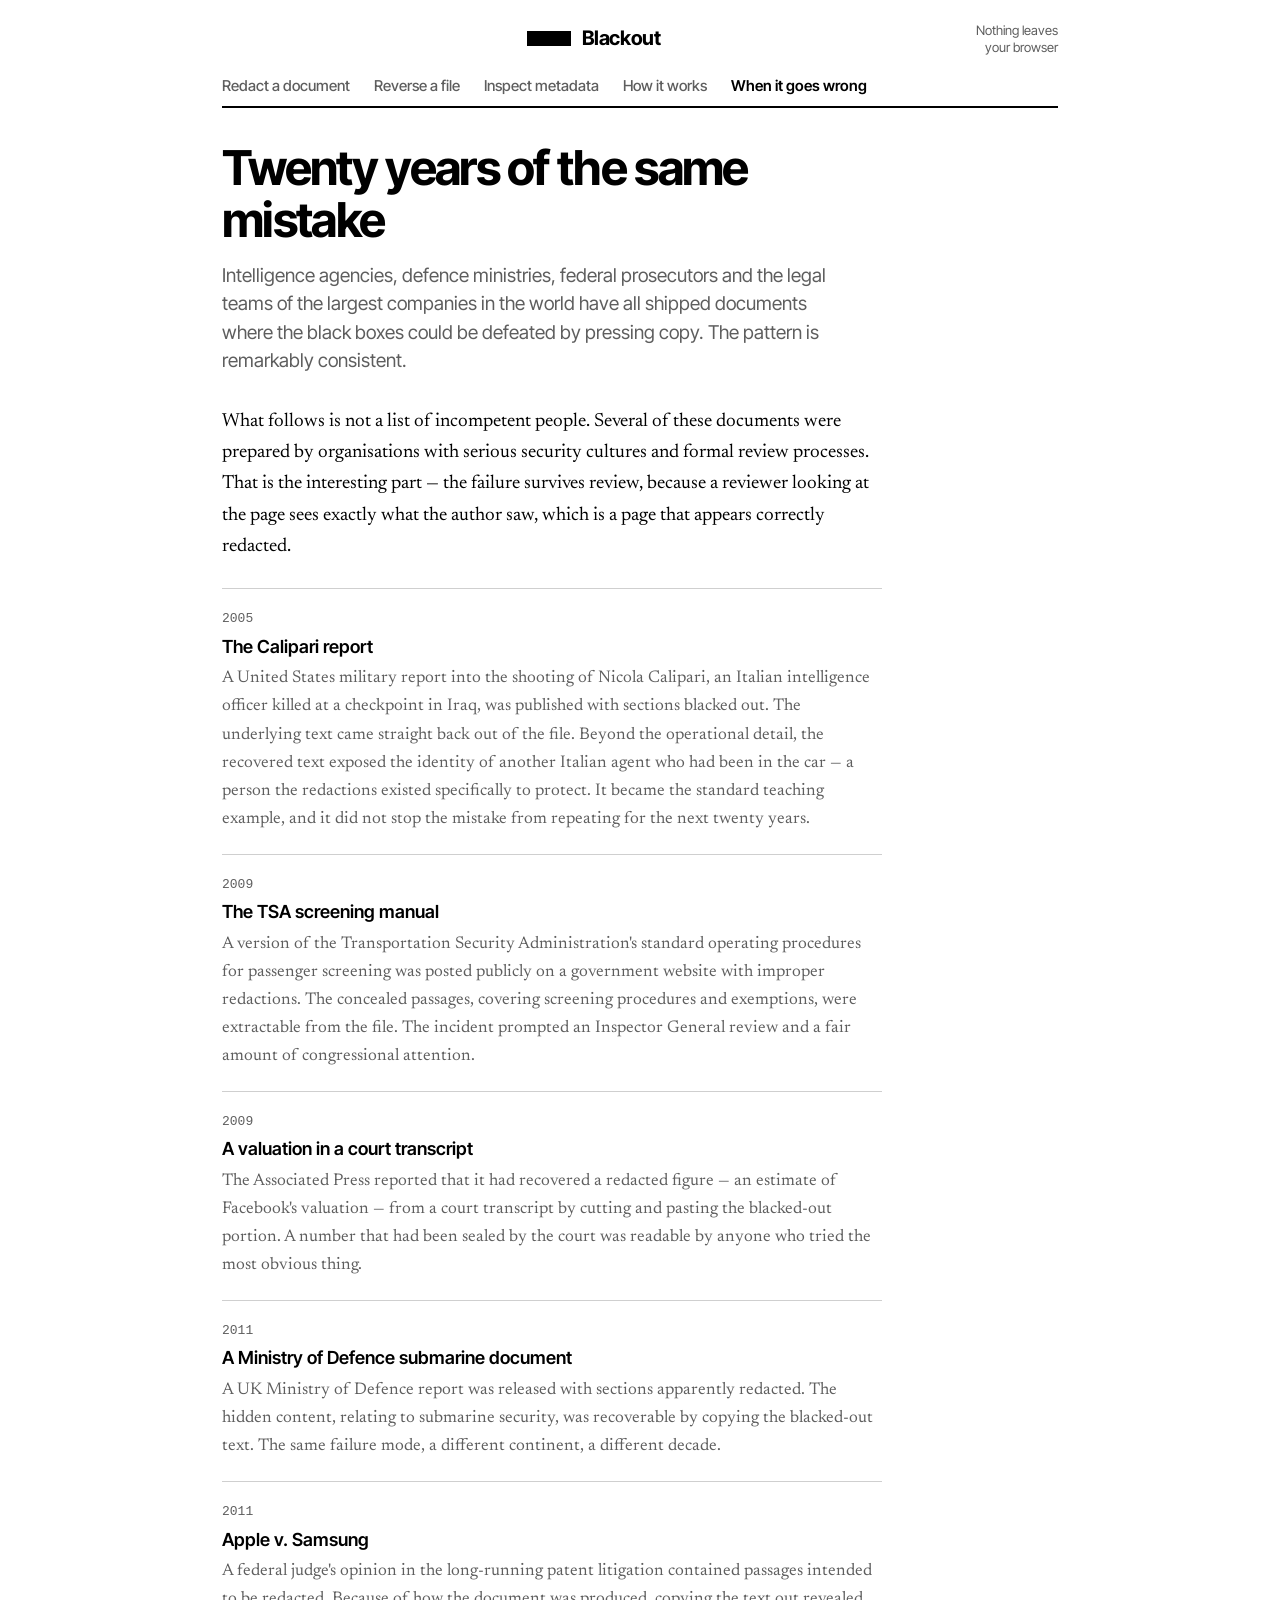
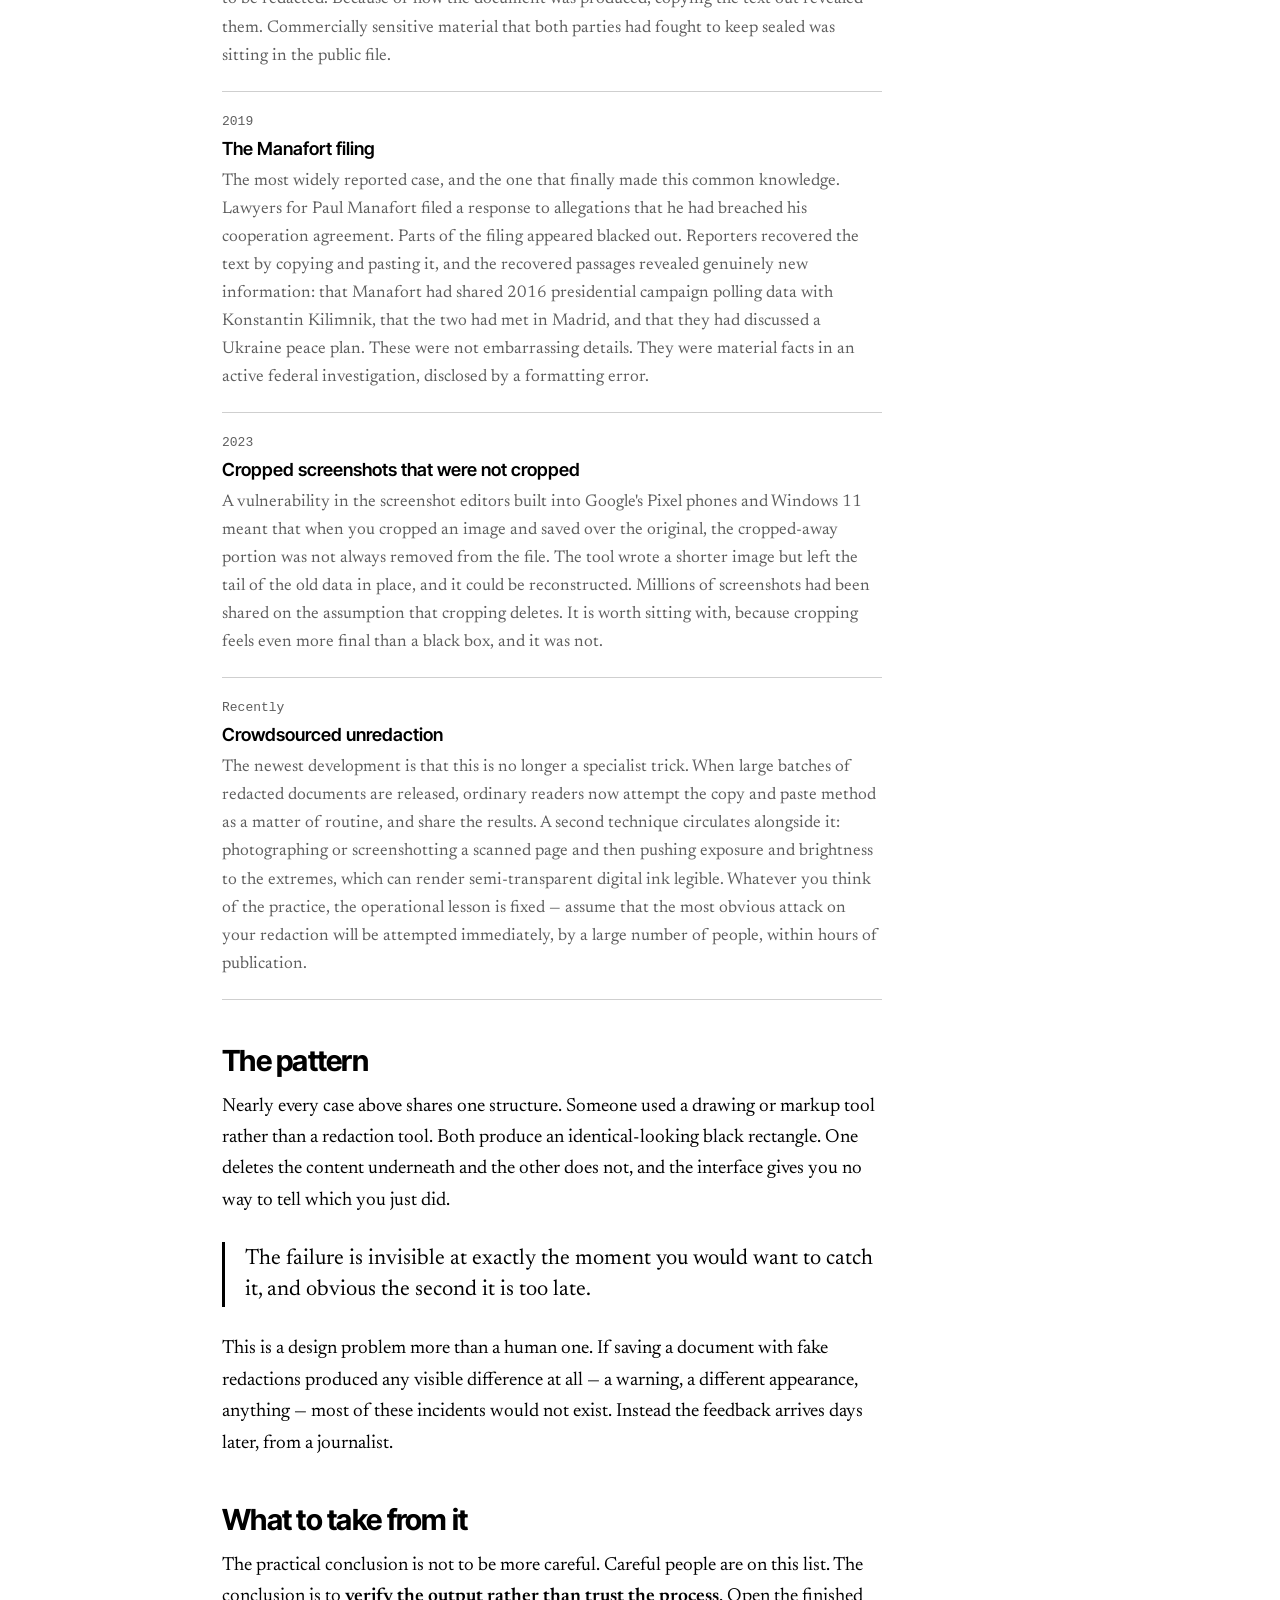
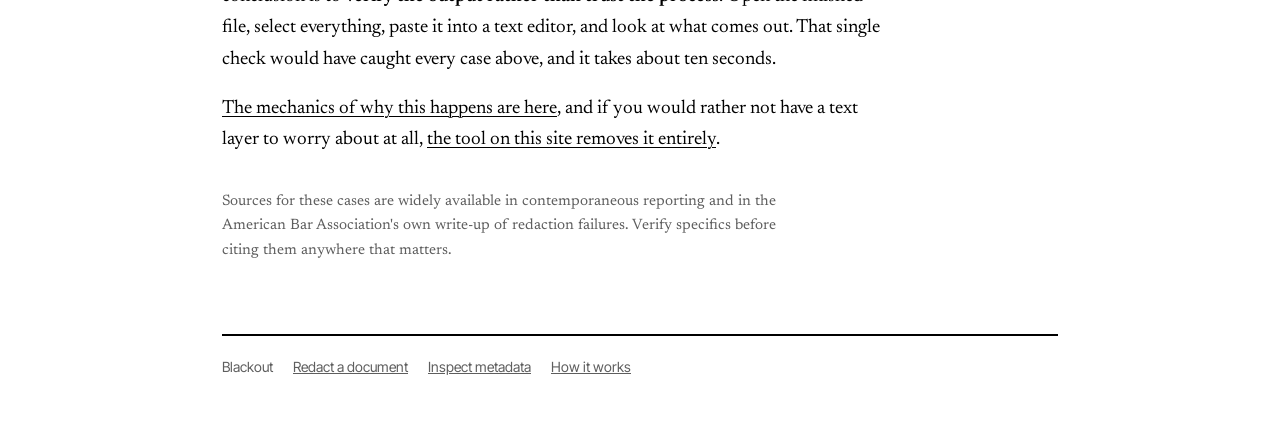
<file: history.html>
<!DOCTYPE html>
<html lang="en">
<head>
<meta charset="utf-8">
<meta name="viewport" content="width=device-width, initial-scale=1">
<title>Twenty years of redaction failures — Blackout</title>
<meta name="description" content="Court filings, defence reports and screening manuals where black boxes were defeated by copy and paste. What went wrong each time, and the pattern that connects them.">
<link rel="icon" href="favicon.svg" type="image/svg+xml">
<link rel="preconnect" href="https://fonts.googleapis.com">
<link rel="preconnect" href="https://fonts.gstatic.com" crossorigin>
<link href="https://fonts.googleapis.com/css2?family=Inter+Tight:wght@400;500;600;700&family=Newsreader:opsz,wght@6..72,400;6..72,500&display=swap" rel="stylesheet">
<link rel="stylesheet" href="style.css">
</head>
<body>
<div class="wrap">

  <header class="masthead">
    <a class="brand" href="index.html">
      <span class="bar" aria-hidden="true"></span>
      <b>Blackout</b>
      <span>Nothing leaves<br>your browser</span>
    </a>
    <nav>
      <a href="index.html">Redact a document</a>
      <a href="unlock.html">Reverse a file</a>
      <a href="metadata.html">Inspect metadata</a>
      <a href="how-it-works.html">How it works</a>
      <a href="history.html" aria-current="page">When it goes wrong</a>
    </nav>
  </header>

  <h1>Twenty years of the same mistake</h1>
  <p class="standfirst">Intelligence agencies, defence ministries, federal prosecutors and the legal teams of the largest companies in the world have all shipped documents where the black boxes could be defeated by pressing copy. The pattern is remarkably consistent.</p>

  <article>

    <p>What follows is not a list of incompetent people. Several of these documents were prepared by organisations with serious security cultures and formal review processes. That is the interesting part — the failure survives review, because a reviewer looking at the page sees exactly what the author saw, which is a page that appears correctly redacted.</p>

    <ul class="caselist">

      <li>
        <span class="year">2005</span>
        <span class="case">The Calipari report</span>
        <p>A United States military report into the shooting of Nicola Calipari, an Italian intelligence officer killed at a checkpoint in Iraq, was published with sections blacked out. The underlying text came straight back out of the file. Beyond the operational detail, the recovered text exposed the identity of another Italian agent who had been in the car — a person the redactions existed specifically to protect. It became the standard teaching example, and it did not stop the mistake from repeating for the next twenty years.</p>
      </li>

      <li>
        <span class="year">2009</span>
        <span class="case">The TSA screening manual</span>
        <p>A version of the Transportation Security Administration's standard operating procedures for passenger screening was posted publicly on a government website with improper redactions. The concealed passages, covering screening procedures and exemptions, were extractable from the file. The incident prompted an Inspector General review and a fair amount of congressional attention.</p>
      </li>

      <li>
        <span class="year">2009</span>
        <span class="case">A valuation in a court transcript</span>
        <p>The Associated Press reported that it had recovered a redacted figure — an estimate of Facebook's valuation — from a court transcript by cutting and pasting the blacked-out portion. A number that had been sealed by the court was readable by anyone who tried the most obvious thing.</p>
      </li>

      <li>
        <span class="year">2011</span>
        <span class="case">A Ministry of Defence submarine document</span>
        <p>A UK Ministry of Defence report was released with sections apparently redacted. The hidden content, relating to submarine security, was recoverable by copying the blacked-out text. The same failure mode, a different continent, a different decade.</p>
      </li>

      <li>
        <span class="year">2011</span>
        <span class="case">Apple v. Samsung</span>
        <p>A federal judge's opinion in the long-running patent litigation contained passages intended to be redacted. Because of how the document was produced, copying the text out revealed them. Commercially sensitive material that both parties had fought to keep sealed was sitting in the public file.</p>
      </li>

      <li>
        <span class="year">2019</span>
        <span class="case">The Manafort filing</span>
        <p>The most widely reported case, and the one that finally made this common knowledge. Lawyers for Paul Manafort filed a response to allegations that he had breached his cooperation agreement. Parts of the filing appeared blacked out. Reporters recovered the text by copying and pasting it, and the recovered passages revealed genuinely new information: that Manafort had shared 2016 presidential campaign polling data with Konstantin Kilimnik, that the two had met in Madrid, and that they had discussed a Ukraine peace plan. These were not embarrassing details. They were material facts in an active federal investigation, disclosed by a formatting error.</p>
      </li>

      <li>
        <span class="year">2023</span>
        <span class="case">Cropped screenshots that were not cropped</span>
        <p>A vulnerability in the screenshot editors built into Google's Pixel phones and Windows 11 meant that when you cropped an image and saved over the original, the cropped-away portion was not always removed from the file. The tool wrote a shorter image but left the tail of the old data in place, and it could be reconstructed. Millions of screenshots had been shared on the assumption that cropping deletes. It is worth sitting with, because cropping feels even more final than a black box, and it was not.</p>
      </li>

      <li>
        <span class="year">Recently</span>
        <span class="case">Crowdsourced unredaction</span>
        <p>The newest development is that this is no longer a specialist trick. When large batches of redacted documents are released, ordinary readers now attempt the copy and paste method as a matter of routine, and share the results. A second technique circulates alongside it: photographing or screenshotting a scanned page and then pushing exposure and brightness to the extremes, which can render semi-transparent digital ink legible. Whatever you think of the practice, the operational lesson is fixed — assume that the most obvious attack on your redaction will be attempted immediately, by a large number of people, within hours of publication.</p>
      </li>

    </ul>

    <h2>The pattern</h2>
    <p>Nearly every case above shares one structure. Someone used a drawing or markup tool rather than a redaction tool. Both produce an identical-looking black rectangle. One deletes the content underneath and the other does not, and the interface gives you no way to tell which you just did.</p>
    <p class="pullquote">The failure is invisible at exactly the moment you would want to catch it, and obvious the second it is too late.</p>
    <p>This is a design problem more than a human one. If saving a document with fake redactions produced any visible difference at all — a warning, a different appearance, anything — most of these incidents would not exist. Instead the feedback arrives days later, from a journalist.</p>

    <h2>What to take from it</h2>
    <p>The practical conclusion is not to be more careful. Careful people are on this list. The conclusion is to <strong>verify the output rather than trust the process</strong>. Open the finished file, select everything, paste it into a text editor, and look at what comes out. That single check would have caught every case above, and it takes about ten seconds.</p>
    <p><a href="how-it-works.html">The mechanics of why this happens are here</a>, and if you would rather not have a text layer to worry about at all, <a href="index.html">the tool on this site removes it entirely</a>.</p>

    <p class="note" style="margin-top:34px">Sources for these cases are widely available in contemporaneous reporting and in the American Bar Association's own write-up of redaction failures. Verify specifics before citing them anywhere that matters.</p>

  </article>

  <footer>
    <span>Blackout</span>
    <a href="index.html">Redact a document</a>
    <a href="metadata.html">Inspect metadata</a>
    <a href="how-it-works.html">How it works</a>
  </footer>
</div>
</body>
</html>
</file>
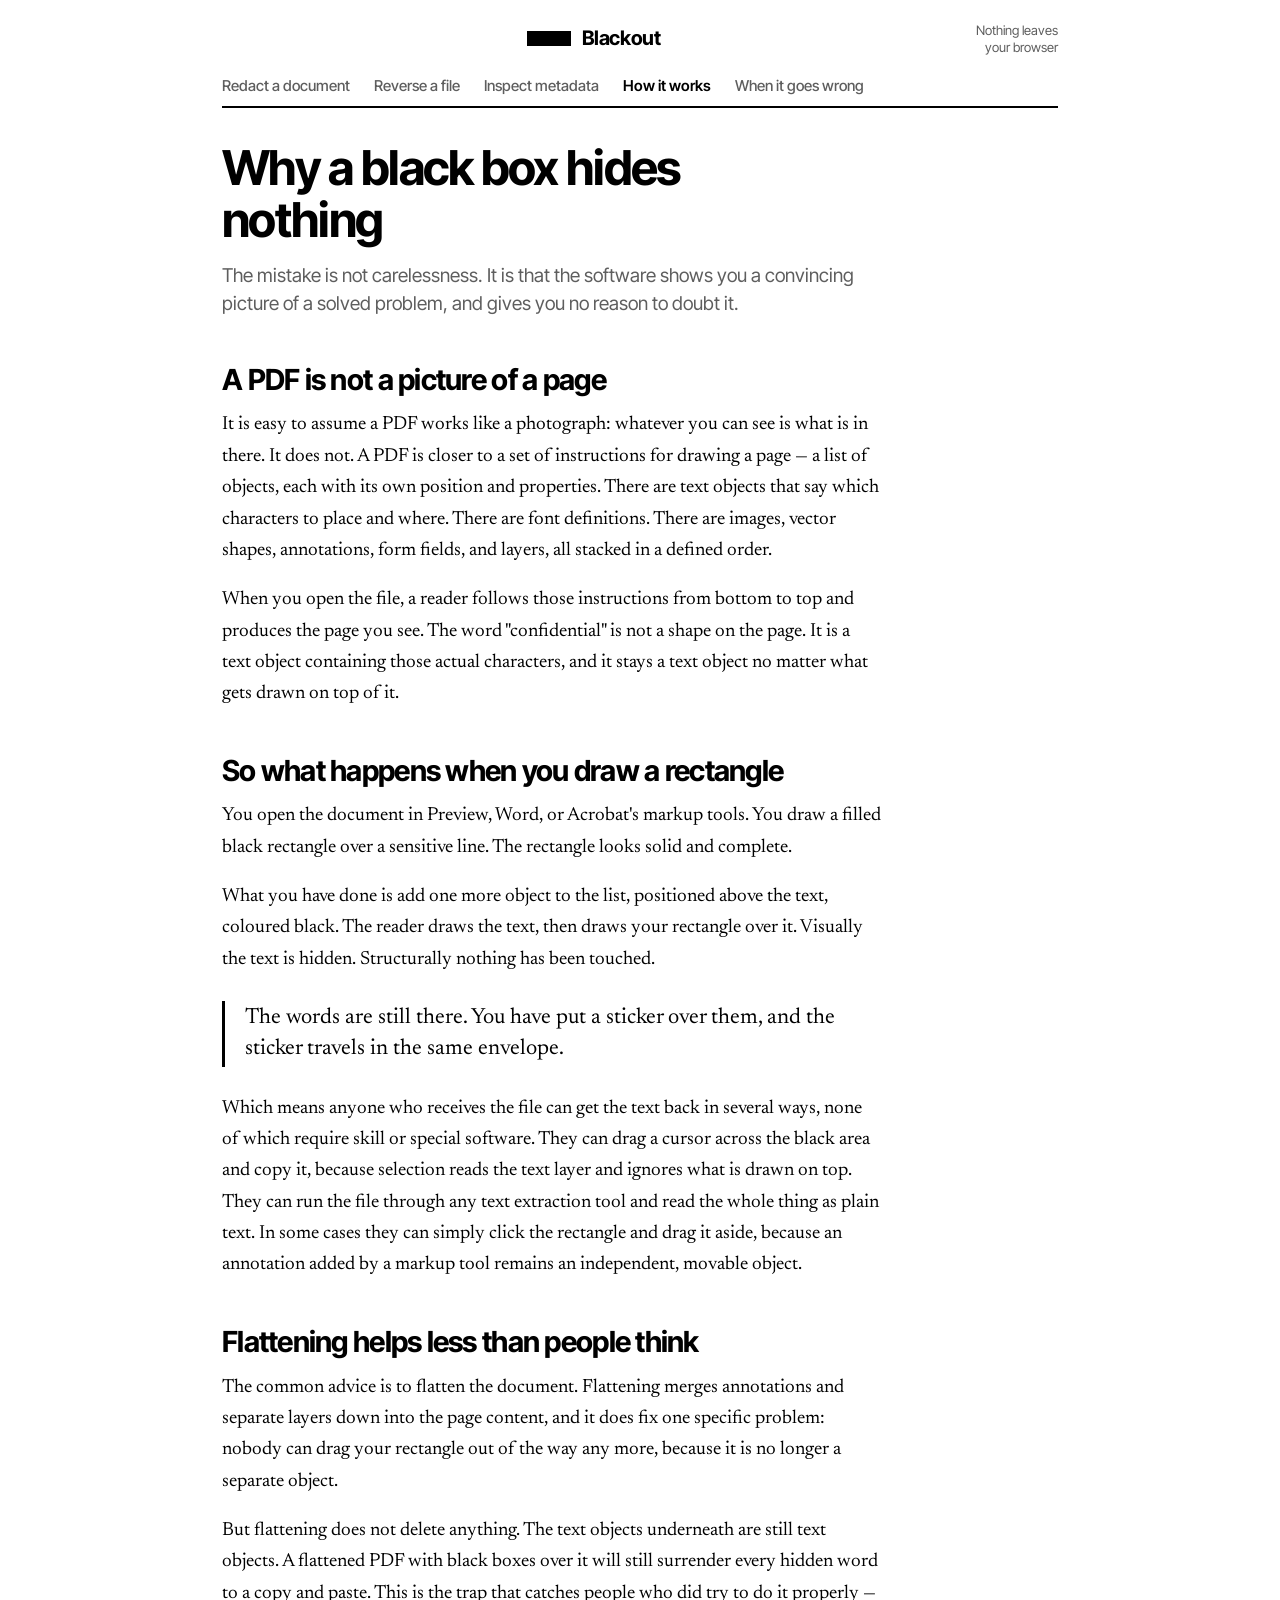
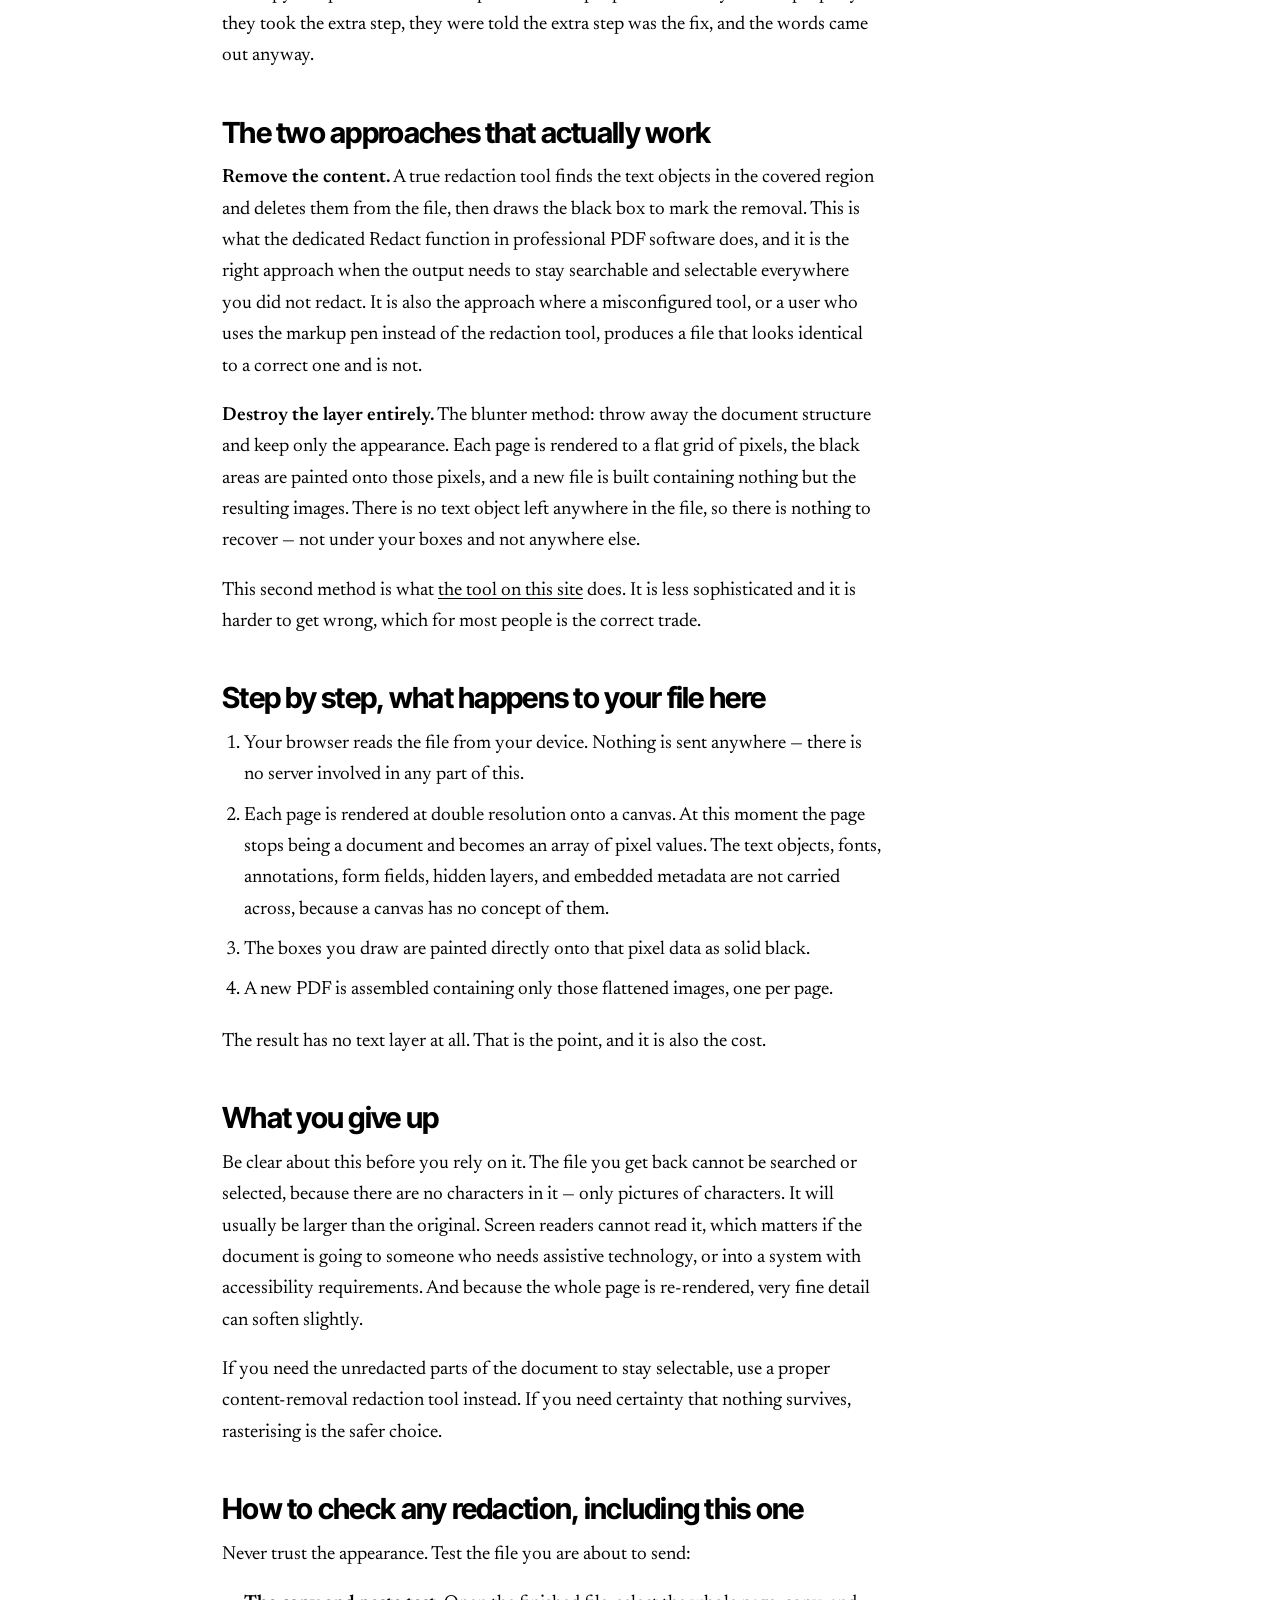
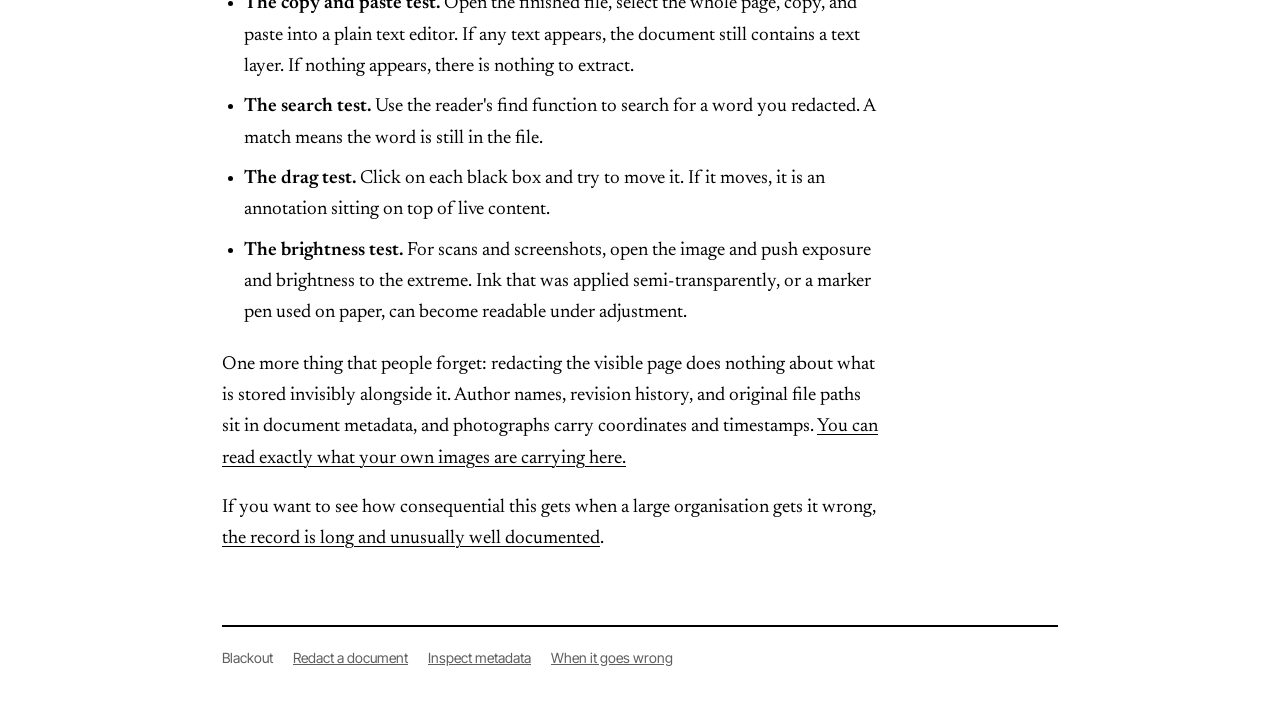
<file: how-it-works.html>
<!DOCTYPE html>
<html lang="en">
<head>
<meta charset="utf-8">
<meta name="viewport" content="width=device-width, initial-scale=1">
<title>Why black boxes don't hide text in a PDF — Blackout</title>
<meta name="description" content="A plain explanation of what a PDF actually stores, why drawing a black rectangle leaves the words intact, why flattening is not enough, and how to check whether your own redaction worked.">
<link rel="icon" href="favicon.svg" type="image/svg+xml">
<link rel="preconnect" href="https://fonts.googleapis.com">
<link rel="preconnect" href="https://fonts.gstatic.com" crossorigin>
<link href="https://fonts.googleapis.com/css2?family=Inter+Tight:wght@400;500;600;700&family=Newsreader:opsz,wght@6..72,400;6..72,500&display=swap" rel="stylesheet">
<link rel="stylesheet" href="style.css">
</head>
<body>
<div class="wrap">

  <header class="masthead">
    <a class="brand" href="index.html">
      <span class="bar" aria-hidden="true"></span>
      <b>Blackout</b>
      <span>Nothing leaves<br>your browser</span>
    </a>
    <nav>
      <a href="index.html">Redact a document</a>
      <a href="unlock.html">Reverse a file</a>
      <a href="metadata.html">Inspect metadata</a>
      <a href="how-it-works.html" aria-current="page">How it works</a>
      <a href="history.html">When it goes wrong</a>
    </nav>
  </header>

  <h1>Why a black box hides nothing</h1>
  <p class="standfirst">The mistake is not carelessness. It is that the software shows you a convincing picture of a solved problem, and gives you no reason to doubt it.</p>

  <article>

    <h2>A PDF is not a picture of a page</h2>
    <p>It is easy to assume a PDF works like a photograph: whatever you can see is what is in there. It does not. A PDF is closer to a set of instructions for drawing a page — a list of objects, each with its own position and properties. There are text objects that say which characters to place and where. There are font definitions. There are images, vector shapes, annotations, form fields, and layers, all stacked in a defined order.</p>
    <p>When you open the file, a reader follows those instructions from bottom to top and produces the page you see. The word "confidential" is not a shape on the page. It is a text object containing those actual characters, and it stays a text object no matter what gets drawn on top of it.</p>

    <h2>So what happens when you draw a rectangle</h2>
    <p>You open the document in Preview, Word, or Acrobat's markup tools. You draw a filled black rectangle over a sensitive line. The rectangle looks solid and complete.</p>
    <p>What you have done is add one more object to the list, positioned above the text, coloured black. The reader draws the text, then draws your rectangle over it. Visually the text is hidden. Structurally nothing has been touched.</p>
    <p class="pullquote">The words are still there. You have put a sticker over them, and the sticker travels in the same envelope.</p>
    <p>Which means anyone who receives the file can get the text back in several ways, none of which require skill or special software. They can drag a cursor across the black area and copy it, because selection reads the text layer and ignores what is drawn on top. They can run the file through any text extraction tool and read the whole thing as plain text. In some cases they can simply click the rectangle and drag it aside, because an annotation added by a markup tool remains an independent, movable object.</p>

    <h2>Flattening helps less than people think</h2>
    <p>The common advice is to flatten the document. Flattening merges annotations and separate layers down into the page content, and it does fix one specific problem: nobody can drag your rectangle out of the way any more, because it is no longer a separate object.</p>
    <p>But flattening does not delete anything. The text objects underneath are still text objects. A flattened PDF with black boxes over it will still surrender every hidden word to a copy and paste. This is the trap that catches people who did try to do it properly — they took the extra step, they were told the extra step was the fix, and the words came out anyway.</p>

    <h2>The two approaches that actually work</h2>
    <p><strong>Remove the content.</strong> A true redaction tool finds the text objects in the covered region and deletes them from the file, then draws the black box to mark the removal. This is what the dedicated Redact function in professional PDF software does, and it is the right approach when the output needs to stay searchable and selectable everywhere you did not redact. It is also the approach where a misconfigured tool, or a user who uses the markup pen instead of the redaction tool, produces a file that looks identical to a correct one and is not.</p>
    <p><strong>Destroy the layer entirely.</strong> The blunter method: throw away the document structure and keep only the appearance. Each page is rendered to a flat grid of pixels, the black areas are painted onto those pixels, and a new file is built containing nothing but the resulting images. There is no text object left anywhere in the file, so there is nothing to recover — not under your boxes and not anywhere else.</p>
    <p>This second method is what <a href="index.html">the tool on this site</a> does. It is less sophisticated and it is harder to get wrong, which for most people is the correct trade.</p>

    <h2>Step by step, what happens to your file here</h2>
    <ol>
      <li>Your browser reads the file from your device. Nothing is sent anywhere — there is no server involved in any part of this.</li>
      <li>Each page is rendered at double resolution onto a canvas. At this moment the page stops being a document and becomes an array of pixel values. The text objects, fonts, annotations, form fields, hidden layers, and embedded metadata are not carried across, because a canvas has no concept of them.</li>
      <li>The boxes you draw are painted directly onto that pixel data as solid black.</li>
      <li>A new PDF is assembled containing only those flattened images, one per page.</li>
    </ol>
    <p>The result has no text layer at all. That is the point, and it is also the cost.</p>

    <h2>What you give up</h2>
    <p>Be clear about this before you rely on it. The file you get back cannot be searched or selected, because there are no characters in it — only pictures of characters. It will usually be larger than the original. Screen readers cannot read it, which matters if the document is going to someone who needs assistive technology, or into a system with accessibility requirements. And because the whole page is re-rendered, very fine detail can soften slightly.</p>
    <p>If you need the unredacted parts of the document to stay selectable, use a proper content-removal redaction tool instead. If you need certainty that nothing survives, rasterising is the safer choice.</p>

    <h2>How to check any redaction, including this one</h2>
    <p>Never trust the appearance. Test the file you are about to send:</p>
    <ul>
      <li><strong>The copy and paste test.</strong> Open the finished file, select the whole page, copy, and paste into a plain text editor. If any text appears, the document still contains a text layer. If nothing appears, there is nothing to extract.</li>
      <li><strong>The search test.</strong> Use the reader's find function to search for a word you redacted. A match means the word is still in the file.</li>
      <li><strong>The drag test.</strong> Click on each black box and try to move it. If it moves, it is an annotation sitting on top of live content.</li>
      <li><strong>The brightness test.</strong> For scans and screenshots, open the image and push exposure and brightness to the extreme. Ink that was applied semi-transparently, or a marker pen used on paper, can become readable under adjustment.</li>
    </ul>
    <p>One more thing that people forget: redacting the visible page does nothing about what is stored invisibly alongside it. Author names, revision history, and original file paths sit in document metadata, and photographs carry coordinates and timestamps. <a href="metadata.html">You can read exactly what your own images are carrying here.</a></p>
    <p>If you want to see how consequential this gets when a large organisation gets it wrong, <a href="history.html">the record is long and unusually well documented</a>.</p>

  </article>

  <footer>
    <span>Blackout</span>
    <a href="index.html">Redact a document</a>
    <a href="metadata.html">Inspect metadata</a>
    <a href="history.html">When it goes wrong</a>
  </footer>
</div>
</body>
</html>
</file>
<file: style.css>
/* ============================================================
   Blackout — shared styles
   Monochrome. Inter Tight for interface, Newsreader for prose.
   ============================================================ */

:root{
  --paper:#FFFFFF;
  --ink:#000000;
  --g70:#5E5E5E;
  --g50:#8A8A8A;
  --g25:#CFCFCF;
  --g12:#E6E6E6;
  --g06:#F4F4F4;
  --sans:'Inter Tight',-apple-system,BlinkMacSystemFont,'Segoe UI',Helvetica,Arial,sans-serif;
  --serif:'Newsreader',Georgia,'Times New Roman',serif;
  --mono:ui-monospace,SFMono-Regular,Menlo,Consolas,monospace;
  --measure:66ch;
}

*{box-sizing:border-box}
/* A class that sets display outranks the browser's own [hidden] rule, so any
   element toggled with .hidden = true stays on screen. Settle it once here
   rather than remembering a guard on every new component. */
[hidden]{display:none!important}
html{-webkit-text-size-adjust:100%}
body{
  margin:0;
  background:var(--paper);
  color:var(--ink);
  font-family:var(--sans);
  font-size:17px;
  line-height:1.55;
}
img{max-width:100%}

.wrap{max-width:880px;margin:0 auto;padding:0 22px}

/* ---------- focus ---------- */
:focus-visible{outline:2px solid var(--ink);outline-offset:3px}

/* ---------- masthead + nav ---------- */
.masthead{padding:22px 0 0}
.brand{display:flex;align-items:center;gap:11px;text-decoration:none;color:var(--ink)}
.brand .bar{width:44px;height:15px;background:var(--ink);display:block;flex:none}
.brand b{font-size:20px;font-weight:700;letter-spacing:-.02em}
.brand span{font-size:13px;color:var(--g70);margin-left:auto;text-align:right;line-height:1.3}

nav{
  display:flex;gap:24px;flex-wrap:wrap;
  margin-top:18px;padding-bottom:10px;
  border-bottom:2px solid var(--ink);
}
nav a{
  font-size:15px;font-weight:500;color:var(--g70);
  text-decoration:none;padding-bottom:9px;margin-bottom:-12px;
  border-bottom:2px solid transparent;
}
nav a:hover{color:var(--ink)}
nav a[aria-current="page"]{color:var(--ink);font-weight:600;border-bottom-color:var(--ink)}

/* ---------- headings ---------- */
h1{
  font-size:clamp(31px,6.4vw,48px);
  line-height:1.08;letter-spacing:-.035em;font-weight:700;
  margin:34px 0 16px;max-width:19ch;
}
h2{font-size:clamp(22px,4vw,29px);line-height:1.2;letter-spacing:-.025em;font-weight:700;margin:44px 0 12px}
h3{font-size:19px;line-height:1.3;letter-spacing:-.015em;font-weight:600;margin:30px 0 8px}
.standfirst{font-size:19px;line-height:1.5;color:var(--g70);max-width:58ch;margin:0 0 30px}

/* ---------- prose ---------- */
article{max-width:var(--measure)}
article p,article li{font-family:var(--serif);font-size:19px;line-height:1.65}
article p{margin:0 0 18px}
article ul,article ol{padding-left:22px;margin:0 0 20px}
article li{margin-bottom:9px}
article a{color:var(--ink);text-decoration-thickness:1px;text-underline-offset:3px}
article strong{font-weight:600}

.pullquote{
  border-left:3px solid var(--ink);
  padding:2px 0 2px 20px;margin:26px 0;
  font-family:var(--serif);font-size:22px;line-height:1.4;
}
.caselist{list-style:none;padding:0;margin:26px 0}
.caselist li{
  border-top:1px solid var(--g25);padding:20px 0;margin:0;
  font-family:var(--sans);font-size:17px;line-height:1.55;
}
.caselist li:last-child{border-bottom:1px solid var(--g25)}
.caselist .year{
  font-family:var(--mono);font-size:13px;color:var(--g70);
  display:block;margin-bottom:3px;
}
.caselist .case{font-weight:600;display:block;margin-bottom:5px;font-size:18px}
.caselist p{font-family:var(--serif);font-size:17px;margin:0;color:var(--g70)}

/* ---------- generic controls ---------- */
button{font-family:var(--sans)}
.btn{
  font-size:15px;font-weight:600;line-height:1;
  padding:11px 16px;border:1.5px solid var(--ink);
  background:var(--paper);color:var(--ink);cursor:pointer;
  border-radius:0;white-space:nowrap;
}
.btn:hover:not(:disabled){background:var(--ink);color:var(--paper)}
.btn:disabled{opacity:.3;cursor:default}
.btn.solid{background:var(--ink);color:var(--paper)}
.btn.solid:hover:not(:disabled){background:var(--g70);border-color:var(--g70)}
.btn.small{font-size:13px;padding:8px 12px;border-width:1px}

/* ---------- dropzone ---------- */
.drop{
  border:2px dashed var(--ink);
  padding:52px 24px;text-align:center;cursor:pointer;
  margin:0 0 14px;background:var(--paper);
}
.drop:hover,.drop.hot{background:var(--g06)}
.drop.hot{border-style:solid}
.drop strong{display:block;font-size:21px;font-weight:600;letter-spacing:-.02em;margin-bottom:5px}
.drop span{display:block;font-size:15px;color:var(--g70)}

.assurance{
  border:1px solid var(--ink);padding:14px 16px;
  font-size:15px;line-height:1.5;margin:0 0 40px;max-width:var(--measure);
}
.assurance b{font-weight:600}

.note{font-size:15px;color:var(--g70);max-width:var(--measure)}
#status{font-family:var(--mono);font-size:14px;margin:16px 0;min-height:1.2em}

/* ---------- footer ---------- */
footer{
  border-top:2px solid var(--ink);margin-top:70px;padding:20px 0 60px;
  font-size:14px;color:var(--g70);
  display:flex;gap:20px;flex-wrap:wrap;
}
footer a{color:var(--g70)}

@media(max-width:640px){
  body{font-size:16px}
  article p,article li{font-size:18px}
  .drop{padding:38px 18px}
  nav{gap:18px}
  nav a{font-size:14px}
}
</file>
